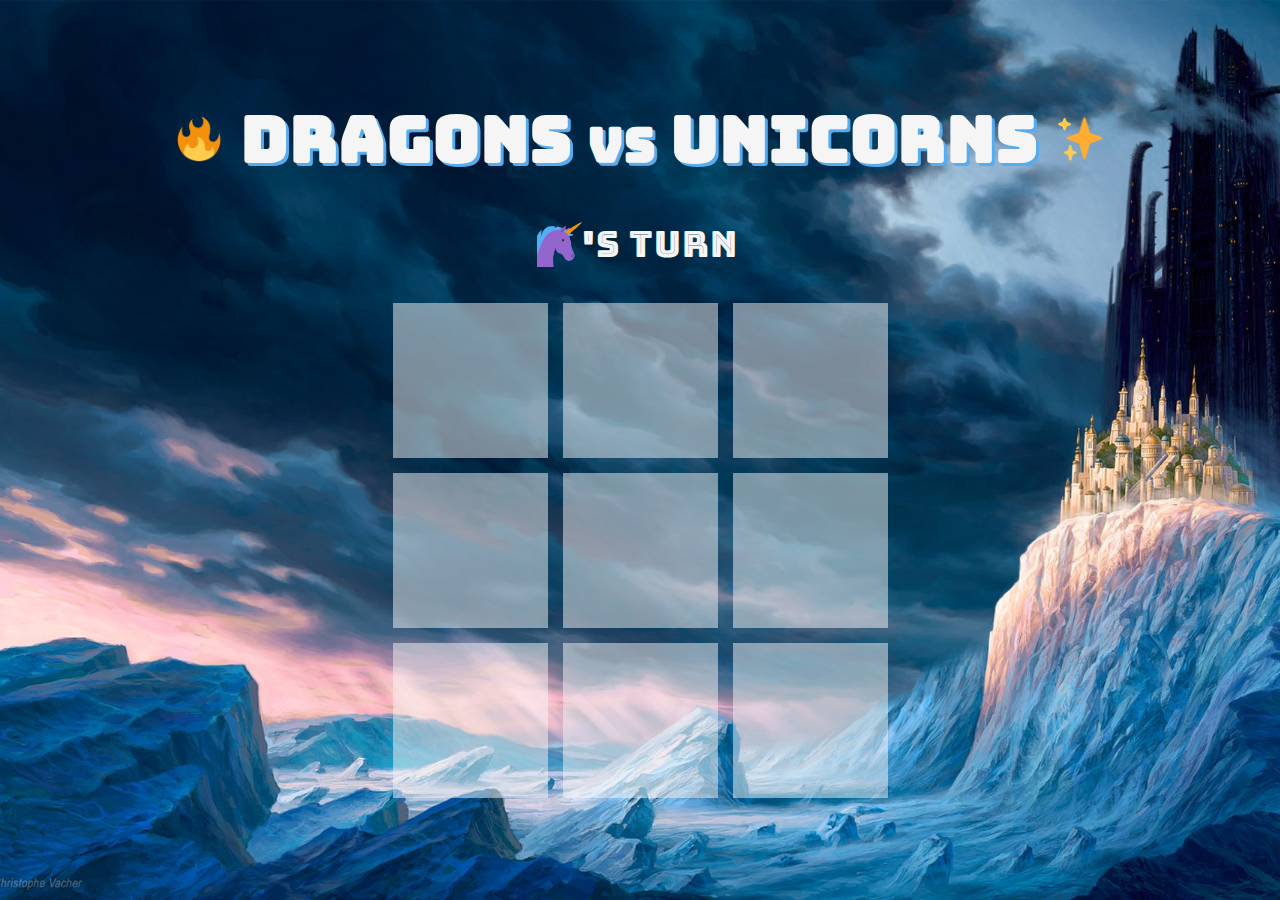
<file: index.html>
<!DOCTYPE html>
<html lang="en">
<head>
  <meta charset="UTF-8">
  <meta name="viewport" content="width=device-width, initial-scale=1.0">
  <link rel="stylesheet" href="styles/main.css">
  <!-- <link href="https://fonts.googleapis.com/css2?family=Playfair+Display:ital,wght@1,700&family=Roboto:ital,wght@1,100&display=swap" rel="stylesheet"> -->
  <title>Tic Tac Toe: Dragons vs Unicorns</title>
</head>
<body>
  <div class="wrapper">
    <h1>dragons <span>vs</span> unicorns</h1>
    <div class="current-status" id="currentStatus">
      <img src="./img/unicorn.png" alt="" id="currentBeastImg">
      <p>'s turn</p>
    </div>
    <div class="board" id="board">
      <div class="cell" data-cell></div>
      <div class="cell" data-cell></div>
      <div class="cell" data-cell></div>
      <div class="cell" data-cell></div>
      <div class="cell" data-cell></div>
      <div class="cell" data-cell></div>
      <div class="cell" data-cell></div>
      <div class="cell" data-cell></div>
      <div class="cell" data-cell></div>
    </div>
    <div class="game-end-overlay" id="gameEndOverlay">
      <div class="winning-message" data-winning-message>
        <p></p>
      </div>
      <div class="btn-container">
        <button class="reset-button" id="resetButton">play again</button>
      </div>
    </div>
  </div>
  <script src="../js/app.js"></script>
</body>
</html>
</file>
<file: styles/main.css>
/* --- Universal Box Sizing with Inheritance --- */
@import url("https://fonts.googleapis.com/css2?family=Bungee+Inline&display=swap");
html {
  -webkit-box-sizing: border-box;
          box-sizing: border-box;
}

*, *:before, *:after {
  -webkit-box-sizing: inherit;
          box-sizing: inherit;
}

:root {
  --cell-size: 90px;
  --grid-gap: 12px;
  --h1-font-size: 32px;
  --h1-span-font-size: 24px;
  --current-status-font-size: 24px;
  --current-beast-img-height: 32px;
  --winning-beast-img-width: 100px;
  --winning-msg-font-size: 48px;
  --reset-btn-font-size: 30px;
}

@media (min-width: 600px) {
  :root {
    --cell-size: 155px;
    --grid-gap: 15px;
    --h1-font-size: 56px;
    --h1-span-font-size: 40px;
    --current-status-font-size: 36px;
    --current-beast-img-height: 45px;
  }
}

@media (min-width: 1024px) {
  :root {
    --h1-font-size: 64px;
    --h1-span-font-size: 48px;
    --winning-msg-font-size: 72px;
    --reset-btn-font-size: 48px;
    --winning-beast-img-width: 150px;
  }
}

/* --- Styles --- */
body {
  margin: 0;
  padding: 0;
  background-image: url("../img/fantasy-bg.jpg");
  background-size: cover;
  min-height: 100vh;
  display: -webkit-box;
  display: -ms-flexbox;
  display: flex;
  -webkit-box-pack: center;
      -ms-flex-pack: center;
          justify-content: center;
  -webkit-box-align: center;
      -ms-flex-align: center;
          align-items: center;
  text-align: center;
  font-family: 'Bungee Inline', cursive;
  color: #f5f5f5;
}

h1 {
  position: relative;
  max-width: 100%;
  margin: 15px auto 5%;
  text-align: center;
  font-size: var(--h1-font-size);
  text-shadow: 3px 3px #55acee;
}

h1::before, h1::after {
  content: '';
  display: block;
  position: absolute;
  background-repeat: no-repeat;
  background-size: 100%;
  top: 50%;
  -webkit-transform: translateY(-50%);
          transform: translateY(-50%);
}

h1::before {
  background-image: url("../img/fire.png");
  left: 0;
  width: calc( 93px / 2.1);
  height: calc( 96px / 2.1);
}

@media (min-width: 1024px) {
  h1::before {
    left: -64px;
  }
}

h1::after {
  background-image: url("../img/stars.png");
  right: 0;
  width: calc( 91px / 2);
  height: calc( 88px / 2);
}

@media (min-width: 1024px) {
  h1::after {
    right: -64px;
  }
}

h1 span {
  display: block;
  font-size: var(--h1-span-font-size);
}

@media (min-width: 1024px) {
  h1 span {
    display: inline;
  }
}

h1,
p {
  letter-spacing: 1px;
}

.current-status {
  display: -webkit-box;
  display: -ms-flexbox;
  display: flex;
  -webkit-box-pack: center;
      -ms-flex-pack: center;
          justify-content: center;
  -webkit-box-align: center;
      -ms-flex-align: center;
          align-items: center;
  margin-bottom: 25px;
}

@media (min-width: 1024px) {
  .current-status {
    margin-bottom: 35px;
  }
}

.current-status p {
  margin: 0 5px 0 0;
  font-size: var(--current-status-font-size);
}

.current-status img {
  width: auto;
  height: var(--current-beast-img-height);
}

.board {
  display: -ms-grid;
  display: grid;
  -ms-grid-columns: (minmax(90px, 1fr))[3];
      grid-template-columns: repeat(3, minmax(90px, 1fr));
  -ms-grid-rows: (minmax(90px, 1fr))[3];
      grid-template-rows: repeat(3, minmax(90px, 1fr));
  grid-gap: var(--grid-gap);
  width: 100%;
  height: 100%;
  max-width: 495px;
  margin: 0 auto 20px;
}

.board.unicorn .cell:not(.dragon):not(.unicorn):hover::before, .board.dragon .cell:not(.dragon):not(.unicorn):hover::before {
  content: '';
  width: 70%;
  height: 70%;
  display: block;
  position: absolute;
  background-repeat: no-repeat;
  top: 50%;
  left: 50%;
  -webkit-transform: translate3d(-50%, -50%, 0);
          transform: translate3d(-50%, -50%, 0);
  background-size: contain;
  opacity: 50%;
}

.board.unicorn .cell:not(.dragon):hover::before {
  background-image: url("../img/unicorn.png");
}

.board.dragon .cell:not(.unicorn):hover::before {
  background-image: url("../img/dragon.png");
}

.cell {
  cursor: pointer;
  position: relative;
  background-color: #f5f5f5;
  width: var(--cell-size);
  height: var(--cell-size);
  opacity: 0.5;
  -webkit-transition: opacity 0.2s ease-in-out;
  transition: opacity 0.2s ease-in-out;
}

.cell:hover {
  opacity: 1;
}

.cell.dragon, .cell.unicorn {
  opacity: 1;
  position: relative;
  cursor: not-allowed;
}

.cell.dragon::before, .cell.unicorn::before {
  content: '';
  width: 70%;
  height: 70%;
  display: block;
  position: absolute;
  background-repeat: no-repeat;
  top: 50%;
  left: 50%;
  -webkit-transform: translate3d(-50%, -50%, 0);
          transform: translate3d(-50%, -50%, 0);
  background-size: contain;
}

.cell.dragon::before {
  background-image: url("../img/dragon.png");
}

.cell.unicorn::before {
  background-image: url("../img/unicorn.png");
}

.game-end-overlay {
  display: none;
  position: fixed;
  top: 0;
  left: 0;
  right: 0;
  bottom: 0;
  background-color: #0d1021;
}

.game-end-overlay.show {
  display: -webkit-box;
  display: -ms-flexbox;
  display: flex;
  -webkit-box-orient: vertical;
  -webkit-box-direction: normal;
      -ms-flex-direction: column;
          flex-direction: column;
  -webkit-box-pack: center;
      -ms-flex-pack: center;
          justify-content: center;
  -webkit-box-align: center;
      -ms-flex-align: center;
          align-items: center;
}

.winning-message {
  margin: -50px 0 20px;
}

.winning-message img {
  width: var(--winning-beast-img-width);
}

.winning-message p {
  font-size: var(--winning-msg-font-size);
  margin: 0;
}

.btn-container {
  position: relative;
}

.reset-button {
  color: #f5f5f5;
  font-family: 'Bungee Inline', cursive;
  font-size: var(--reset-btn-font-size);
  white-space: nowrap;
  border: none;
  padding: 10px 20px;
  background-color: #a186be;
  -webkit-box-shadow: 5px 5px 0 #55acee;
          box-shadow: 5px 5px 0 #55acee;
  cursor: pointer;
  -webkit-transition: -webkit-transform 0.1s ease-in-out;
  transition: -webkit-transform 0.1s ease-in-out;
  transition: transform 0.1s ease-in-out;
  transition: transform 0.1s ease-in-out, -webkit-transform 0.1s ease-in-out;
  position: relative;
}

.reset-button:hover {
  -webkit-transform: scale(1.2);
          transform: scale(1.2);
}

.reset-button:active {
  top: 6px;
  left: 6px;
  -webkit-box-shadow: none;
          box-shadow: none;
  background-color: #9475b5;
}
</file>
